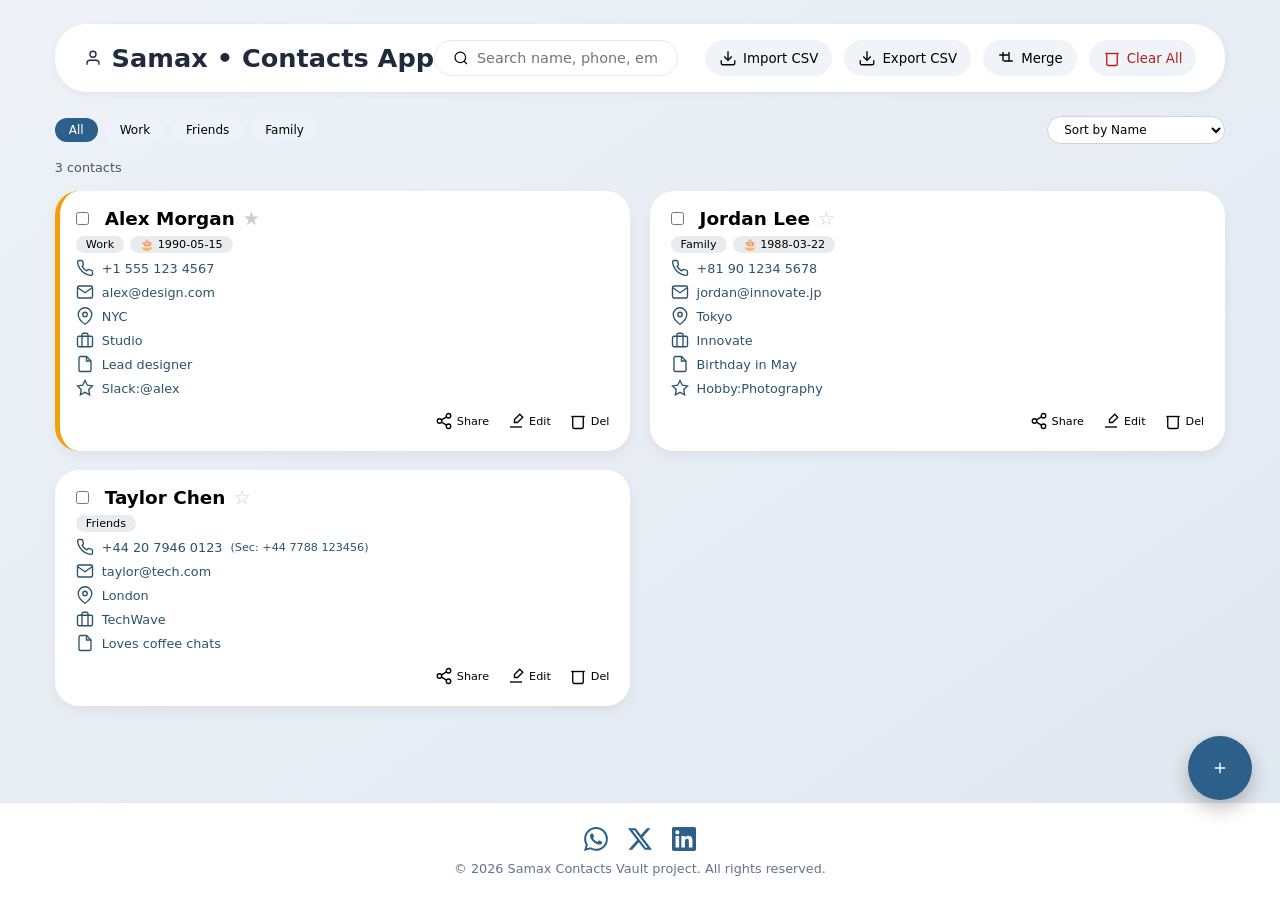
<file: index.html>
<!DOCTYPE html>
<html lang="en">
<head>
    <meta charset="UTF-8">
    <meta name="viewport" content="width=device-width, initial-scale=1.0, user-scalable=yes">
    <link rel="icon" type="image/png" href="favicon.png">
    <title>Samax • Contacts Vault</title>
    <link rel="stylesheet" href="styles.css">
</head>
<body>

<div class="app-container">
    <div class="header">
        <h1>
            <svg class="icon-svg" viewBox="0 0 24 24" fill="none" stroke="currentColor" width="28" height="28"><path d="M20 21v-2a4 4 0 0 0-4-4H8a4 4 0 0 0-4 4v2"/><circle cx="12" cy="7" r="4"/></svg>
            Samax • Contacts App
        </h1>
        <div class="toolbar">
            <div class="search-bar">
                <svg class="icon-svg" viewBox="0 0 24 24" fill="none" stroke="currentColor"><circle cx="11" cy="11" r="8"/><line x1="21" y1="21" x2="16.65" y2="16.65"/></svg>
                <input type="text" id="globalSearch" placeholder="Search name, phone, email, notes...">
            </div>
            <button id="importBtn" class="icon-btn"><svg class="icon-svg" viewBox="0 0 24 24" fill="none" stroke="currentColor"><path d="M3 15v4a2 2 0 0 0 2 2h14a2 2 0 0 0 2-2v-4"/><polyline points="7 10 12 15 17 10"/><line x1="12" y1="15" x2="12" y2="3"/></svg> Import CSV</button>
            <button id="exportAllBtn" class="icon-btn"><svg class="icon-svg" viewBox="0 0 24 24" fill="none" stroke="currentColor"><path d="M21 15v4a2 2 0 0 1-2 2H5a2 2 0 0 1-2-2v-4"/><polyline points="7 10 12 15 17 10"/><line x1="12" y1="15" x2="12" y2="3"/></svg> Export CSV</button>
            <button id="mergeBtn" class="icon-btn"><svg class="icon-svg" viewBox="0 0 24 24" fill="none" stroke="currentColor"><path d="M8 4v12M16 4v12M3 8h12M9 16h12"/></svg> Merge</button>
            <button id="clearAllBtn" class="icon-btn" style="color:#b91c1c;"><svg class="icon-svg" viewBox="0 0 24 24" fill="none" stroke="currentColor"><polyline points="3 6 5 6 21 6"/><path d="M19 6v14a2 2 0 0 1-2 2H7a2 2 0 0 1-2-2V6"/></svg> Clear All</button>
        </div>
    </div>

    <div class="filter-group" id="groupFilterContainer">
        <span class="group-chip active" data-group="all">All</span>
        <select id="sortSelect" class="sort-select">
            <option value="name">Sort by Name</option>
            <option value="date">Sort by Date (newest)</option>
            <option value="favorite">Favorites First</option>
        </select>
    </div>

    <div class="stats-bar" id="statsBar">
        <span id="contactCount">0 contacts</span>
        <div class="batch-actions">
            <button id="batchDeleteBtn" class="small-btn" style="display:none; background:#fee2e2;">Delete Selected</button>
        </div>
    </div>

    <div id="contactsContainer" class="contacts-grid"></div>
</div>

<footer class="app-footer">
    <div class="social-links">
        <a href="https://wa.me/256781741288" target="_blank" class="social-icon" title="WhatsApp">
            <svg viewBox="0 0 24 24"><path d="M17.472 14.382c-.297-.149-1.758-.867-2.03-.967-.273-.099-.471-.148-.67.15-.197.297-.767.966-.94 1.164-.173.199-.347.223-.644.075-.297-.15-1.255-.463-2.39-1.475-.883-.788-1.48-1.761-1.653-2.059-.173-.297-.018-.458.13-.606.134-.133.298-.347.446-.52.149-.174.198-.298.298-.497.099-.198.05-.371-.025-.52-.075-.149-.669-1.612-.916-2.207-.242-.579-.487-.5-.669-.51-.173-.008-.371-.01-.57-.01-.198 0-.52.074-.792.372-.272.297-1.04 1.016-1.04 2.479 0 1.462 1.065 2.875 1.213 3.074.149.198 2.096 3.2 5.077 4.487.709.306 1.262.489 1.694.625.712.227 1.36.195 1.871.118.571-.085 1.758-.719 2.006-1.413.248-.694.248-1.289.173-1.413-.074-.124-.272-.198-.57-.347m-5.421 7.403h-.004a9.87 9.87 0 01-5.031-1.378l-.361-.214-3.741.982.998-3.648-.235-.374a9.86 9.86 0 01-1.51-5.26c.001-5.45 4.436-9.884 9.888-9.884 2.64 0 5.122 1.03 6.988 2.898a9.825 9.825 0 012.893 6.994c-.003 5.45-4.437 9.884-9.885 9.884m8.413-18.297A11.815 11.815 0 0012.05 0C5.495 0 .16 5.335.157 11.892c0 2.096.547 4.142 1.588 5.945L0 24l6.335-1.662c1.72.937 3.659 1.432 5.631 1.433h.005c6.554 0 11.89-5.335 11.893-11.893a11.821 11.821 0 00-3.48-8.413Z"/></svg>
        </a>
        <a href="https://x.com/oronosamuel" target="_blank" class="social-icon" title="X">
            <svg viewBox="0 0 24 24"><path d="M18.901 1.153h3.68l-8.04 9.19L24 22.846h-7.406l-5.8-7.584-6.638 7.584H.474l8.6-9.83L0 1.154h7.594l5.243 6.932ZM17.61 20.644h2.039L6.486 3.24H4.298Z"/></svg>
        </a>
        <a href="https://www.linkedin.com/in/orono-sam-90633b404/" target="_blank" class="social-icon" title="LinkedIn">
            <svg viewBox="0 0 24 24"><path d="M20.447 20.452h-3.554v-5.569c0-1.328-.027-3.037-1.852-3.037-1.853 0-2.136 1.445-2.136 2.939v5.667H9.351V9h3.414v1.561h.046c.477-.9 1.637-1.85 3.37-1.85 3.601 0 4.267 2.37 4.267 5.455v6.286zM5.337 7.433c-1.144 0-2.063-.926-2.063-2.065 0-1.138.92-2.063 2.063-2.063 1.14 0 2.064.925 2.064 2.063 0 1.139-.925 2.065-2.064 2.065zm1.782 13.019H3.555V9h3.564v11.452zM22.225 0H1.771C.792 0 0 .774 0 1.729v20.542C0 23.227.792 24 1.771 24h20.451C23.2 24 24 23.227 24 22.271V1.729C24 .774 23.2 0 22.222 0h.003z"/></svg>
        </a>
    </div>
    <p style="font-size: 0.8rem; color: #64748b;">&copy; 2026 Samax Contacts Vault project. All rights reserved.</p>
</footer>

<button class="fab" id="fabBtn">
    <svg class="icon-svg" viewBox="0 0 24 24" fill="none" stroke="white" stroke-width="2" width="28" height="28"><path d="M12 5v14M5 12h14"/></svg>
</button>

<div id="toast" class="toast"></div>

<div id="contactModal" class="modal-overlay">
    <div class="modal-content">
        <h3 id="modalTitle">Add Contact</h3>
        <div class="form-group"><label>Full Name *</label><input id="formName" placeholder="Name"></div>
        <div class="form-group"><label>Primary Phone</label><input id="formPhone1" placeholder="+1 234 567 8900"></div>
        <div class="form-group"><label>Secondary Phone</label><input id="formPhone2" placeholder="Optional second number"></div>
        <div class="form-group"><label>Email</label><input id="formEmail" placeholder="email@example.com"></div>
        <div class="form-group"><label>Location</label><input id="formLocation" placeholder="City, Country"></div>
        <div class="form-group"><label>Gender</label><select id="formGender"><option value="">Prefer not to say</option><option>Female</option><option>Male</option><option>Non-binary</option></select></div>
        <div class="form-group"><label>Company</label><input id="formCompany" placeholder="Organization"></div>
        <div class="form-group"><label>Group Label</label><input id="formGroup" placeholder="e.g., Family, Work, Friends"></div>
        <div class="form-group"><label>Birthday</label><input id="formBirthday" type="date" placeholder="YYYY-MM-DD"></div>
        <div class="form-group"><label>Notes</label><textarea id="formNotes" rows="2" placeholder="Additional info..."></textarea></div>
        <div class="form-group"><label>Custom Fields</label><div id="customFieldsContainer"></div><button type="button" id="addCustomFieldBtn" class="small-btn">+ Add Custom Field</button></div>
        <div style="display: flex; justify-content: flex-end; gap: 10px; margin-top: 1rem;">
            <button id="modalCloseBtn" class="secondary">Cancel</button>
            <button id="modalSaveBtn" class="primary">Save Contact</button>
        </div>
    </div>
</div>

<script src="app.js"></script>
</body>
</html>
</file>
<file: styles.css>
/* Base Reset & Typography */
* {
    margin: 0;
    padding: 0;
    box-sizing: border-box;
    font-family: system-ui, 'Segoe UI', 'Inter', -apple-system, BlinkMacSystemFont, 'Roboto', sans-serif;
}

body {
    background: linear-gradient(145deg, #eef2f7 0%, #e0e8f0 100%);
    min-height: 100vh;
    display: flex;
    flex-direction: column;
}

.app-container {
    max-width: 1400px;
    margin: 0 auto;
    padding: 1.5rem;
    flex: 1;
}

/* Global SVG Safety Constraint */
svg {
    max-width: 100%;
    max-height: 100%;
}

/* Floating Action Button (FAB) */
.fab {
    position: fixed;
    bottom: 100px;
    right: 28px;
    width: 64px;
    height: 64px;
    background: #2c5f8a;
    border-radius: 32px;
    box-shadow: 0 8px 20px rgba(0,0,0,0.25);
    display: flex;
    align-items: center;
    justify-content: center;
    cursor: pointer;
    transition: all 0.2s ease;
    z-index: 1000;
    border: none;
    color: white;
}
.fab:hover {
    transform: scale(1.05);
    background: #1f4a6e;
}

/* Footer & Social Icons */
.app-footer {
    background: white;
    padding: 1.5rem;
    text-align: center;
    border-top: 1px solid #e2e8f0;
    margin-top: 2rem;
}

.social-links {
    display: flex;
    justify-content: center;
    gap: 20px;
    margin-bottom: 10px;
}

.social-icon {
    color: #2c5f8a;
    transition: transform 0.2s, color 0.2s;
    display: flex;
    align-items: center;
    text-decoration: none;
}

.social-icon:hover {
    color: #1f4a6e;
    transform: translateY(-3px);
}

.social-icon svg {
    width: 24px !important;
    height: 24px !important;
    fill: currentColor;
}

/* Modal Overlay (Controls Functionality/Visibility) */
.modal-overlay {
    position: fixed;
    top: 0;
    left: 0;
    right: 0;
    bottom: 0;
    background: rgba(0,0,0,0.6);
    backdrop-filter: blur(4px);
    z-index: 1100;
    display: flex;
    align-items: center;
    justify-content: center;
    visibility: hidden;
    opacity: 0;
    transition: 0.2s;
}
.modal-overlay.active {
    visibility: visible;
    opacity: 1;
}
.modal-content {
    background: white;
    border-radius: 2rem;
    max-width: 750px;
    width: 90%;
    max-height: 85vh;
    overflow-y: auto;
    padding: 1.8rem;
    box-shadow: 0 25px 40px rgba(0,0,0,0.3);
}

/* Header & Toolbar */
.header {
    display: flex;
    justify-content: space-between;
    align-items: center;
    flex-wrap: wrap;
    margin-bottom: 1.5rem;
    background: white;
    padding: 1rem 1.8rem;
    border-radius: 2rem;
    box-shadow: 0 2px 8px rgba(0,0,0,0.05);
}
h1 {
    font-size: 1.6rem;
    font-weight: 700;
    display: flex;
    align-items: center;
    gap: 10px;
    color: #1f2b3c;
}
.toolbar {
    display: flex;
    gap: 12px;
    flex-wrap: wrap;
}

/* App Interface Icons */
.icon-btn {
    background: #f0f4f9;
    border: none;
    padding: 8px 14px;
    border-radius: 2rem;
    display: inline-flex;
    align-items: center;
    gap: 6px;
    cursor: pointer;
    font-weight: 500;
    transition: 0.2s;
}
.icon-btn:hover { background: #e2e8f0; transform: translateY(-1px); }

.icon-svg {
    width: 18px !important;
    height: 18px !important;
    stroke: currentColor;
    stroke-width: 1.8;
    fill: none;
}

/* Search Bar */
.search-bar {
    background: white;
    border-radius: 2rem;
    padding: 8px 18px;
    display: flex;
    align-items: center;
    gap: 8px;
    flex: 1;
    margin-right: 15px;
    border: 1px solid #e2e8f0;
}
.search-bar input {
    border: none;
    outline: none;
    width: 100%;
    font-size: 0.9rem;
}

/* Filter Groups */
.filter-group {
    display: flex;
    gap: 8px;
    flex-wrap: wrap;
    margin-bottom: 1rem;
    align-items: center;
}
.group-chip {
    background: #eef2fa;
    padding: 5px 14px;
    border-radius: 30px;
    font-size: 0.75rem;
    cursor: pointer;
    transition: 0.1s;
}
.group-chip.active {
    background: #2c5f8a;
    color: white;
}
.sort-select {
    margin-left: auto;
    padding: 5px 12px;
    border-radius: 30px;
    border: 1px solid #cbd5e1;
    background: white;
    font-size: 0.75rem;
}

/* Contacts Grid & Cards */
.contacts-grid {
    display: grid;
    grid-template-columns: repeat(auto-fill, minmax(380px, 1fr));
    gap: 1.2rem;
    margin-top: 1rem;
}
.contact-card {
    background: white;
    border-radius: 1.5rem;
    padding: 1rem;
    transition: 0.2s;
    box-shadow: 0 5px 12px rgba(0,0,0,0.05);
    border-left: 5px solid transparent;
    position: relative;
}
.contact-card.favorite {
    border-left-color: #f59e0b;
    background: #fffef7;
}
.card-header {
    display: flex;
    justify-content: space-between;
    align-items: center;
}
.contact-name {
    font-weight: 700;
    font-size: 1.15rem;
    display: flex;
    align-items: center;
    gap: 8px;
    flex-wrap: wrap;
}
.fav-star {
    cursor: pointer;
    color: #ccc;
    transition: 0.1s;
    font-size: 1.2rem;
}
.fav-star.active {
    color: #f59e0b;
}
.group-tags {
    display: flex;
    gap: 6px;
    margin: 6px 0;
    flex-wrap: wrap;
}
.group-tag {
    background: #e9ecef;
    font-size: 0.7rem;
    padding: 2px 10px;
    border-radius: 20px;
}
.detail-row {
    display: flex;
    align-items: center;
    gap: 8px;
    font-size: 0.8rem;
    margin: 6px 0;
    color: #2c5368;
    word-break: break-word;
}
.card-actions {
    display: flex;
    gap: 8px;
    margin-top: 10px;
    justify-content: flex-end;
}
.small-btn {
    background: none;
    border: none;
    padding: 5px;
    cursor: pointer;
    border-radius: 30px;
    display: inline-flex;
    align-items: center;
    gap: 4px;
    font-size: 0.7rem;
}
.small-btn:hover { background: #f0f2f5; }

/* Form Elements */
.form-group {
    margin-bottom: 1rem;
}
.form-group label {
    font-weight: 600;
    font-size: 0.75rem;
    display: block;
    margin-bottom: 4px;
}
.form-group input, .form-group select, .form-group textarea {
    width: 100%;
    padding: 10px;
    border-radius: 1rem;
    border: 1px solid #ccc;
}
.custom-field-row {
    display: flex;
    gap: 8px;
    margin-bottom: 8px;
}
button.primary {
    background: #2c5f8a;
    color: white;
    padding: 10px 18px;
    border-radius: 2rem;
    border: none;
    cursor: pointer;
}
button.secondary {
    background: #6c757d;
    color: white;
    padding: 10px 18px;
    border-radius: 2rem;
    border: none;
    cursor: pointer;
}

/* Toast Notification */
.toast {
    position: fixed;
    bottom: 100px;
    right: 28px;
    background: #1f2937;
    color: white;
    padding: 12px 20px;
    border-radius: 40px;
    font-size: 0.85rem;
    z-index: 1200;
    opacity: 0;
    transition: opacity 0.3s;
    pointer-events: none;
}
.toast.show { opacity: 1; }

/* Stats Bar */
.stats-bar {
    display: flex;
    justify-content: space-between;
    align-items: center;
    margin: 0.5rem 0 1rem 0;
    font-size: 0.8rem;
    color: #4b5563;
}
.batch-actions {
    display: flex;
    gap: 8px;
}
.checkbox-select {
    margin-right: 8px;
    cursor: pointer;
}

/* Mobile Responsiveness */
@media (max-width: 640px) {
    .header { flex-direction: column; gap: 10px; }
    .contacts-grid { grid-template-columns: 1fr; }
    .filter-group { flex-direction: column; align-items: stretch; }
    .sort-select { margin-left: 0; }
}
</file>
